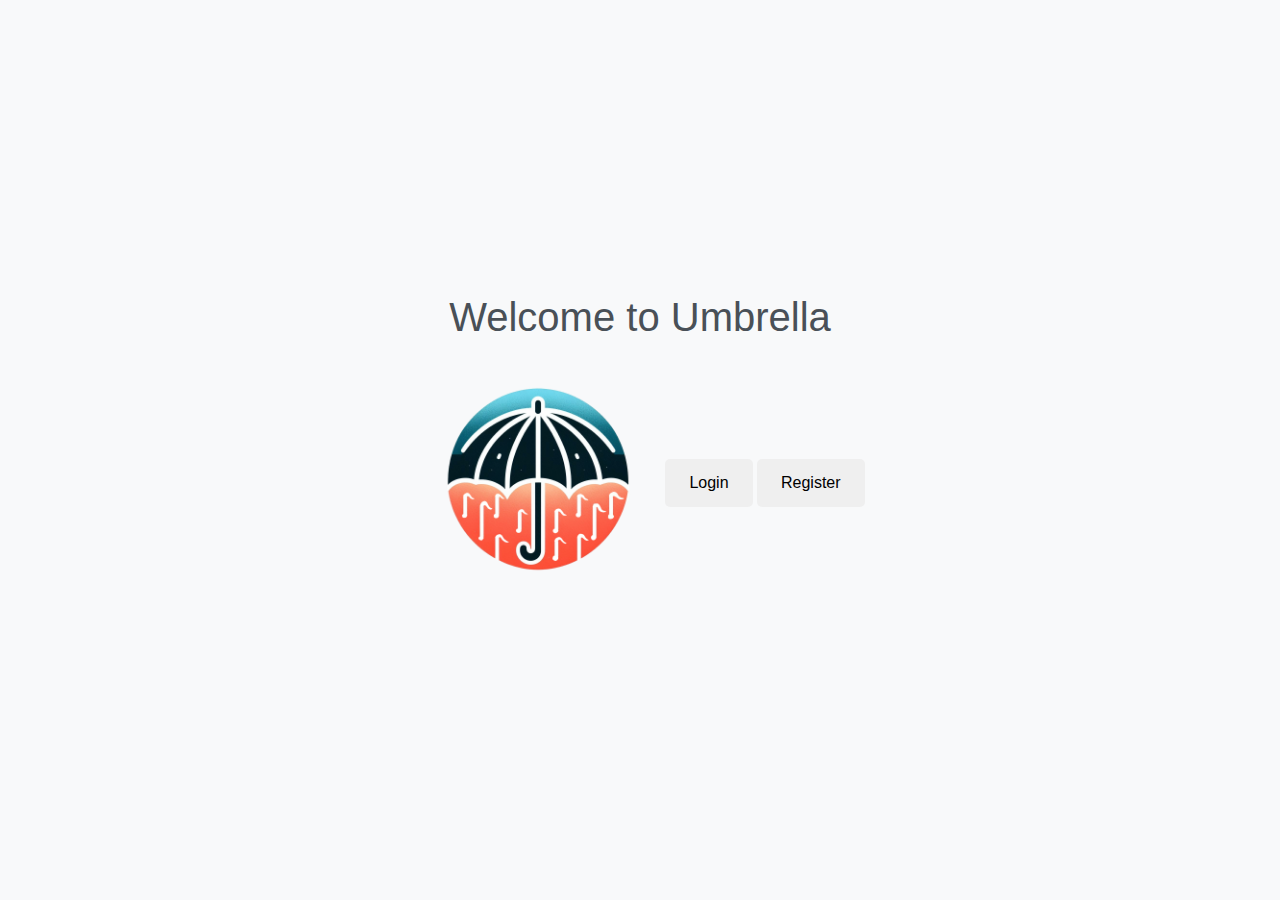
<file: index.html>
<!DOCTYPE html>
<html lang="en">
<head>
    <meta charset="UTF-8">
    <meta name="viewport" content="width=device-width, initial-scale=1.0">
    <title>Welcome to Umbrella - Concerts Platform</title>
    <link rel="stylesheet" href="styles/styles.css">
    <link rel="icon" href="static/umbrella.png" type="image/png">
</head>
<body class="centered-form">
    <div class="container-main">
        <h1>Welcome to Umbrella</h1>
        <img src="static/umbrella.png" alt="Umbrella Logo" class="img-fluid" width="20%">
        <button onclick="location.href='html/login.html'">Login</button>
        <button onclick="location.href='html/register.html'">Register</button>
    </div>

    <script src="javascript/utilities.js"></script>
</body>
</html>
</file>
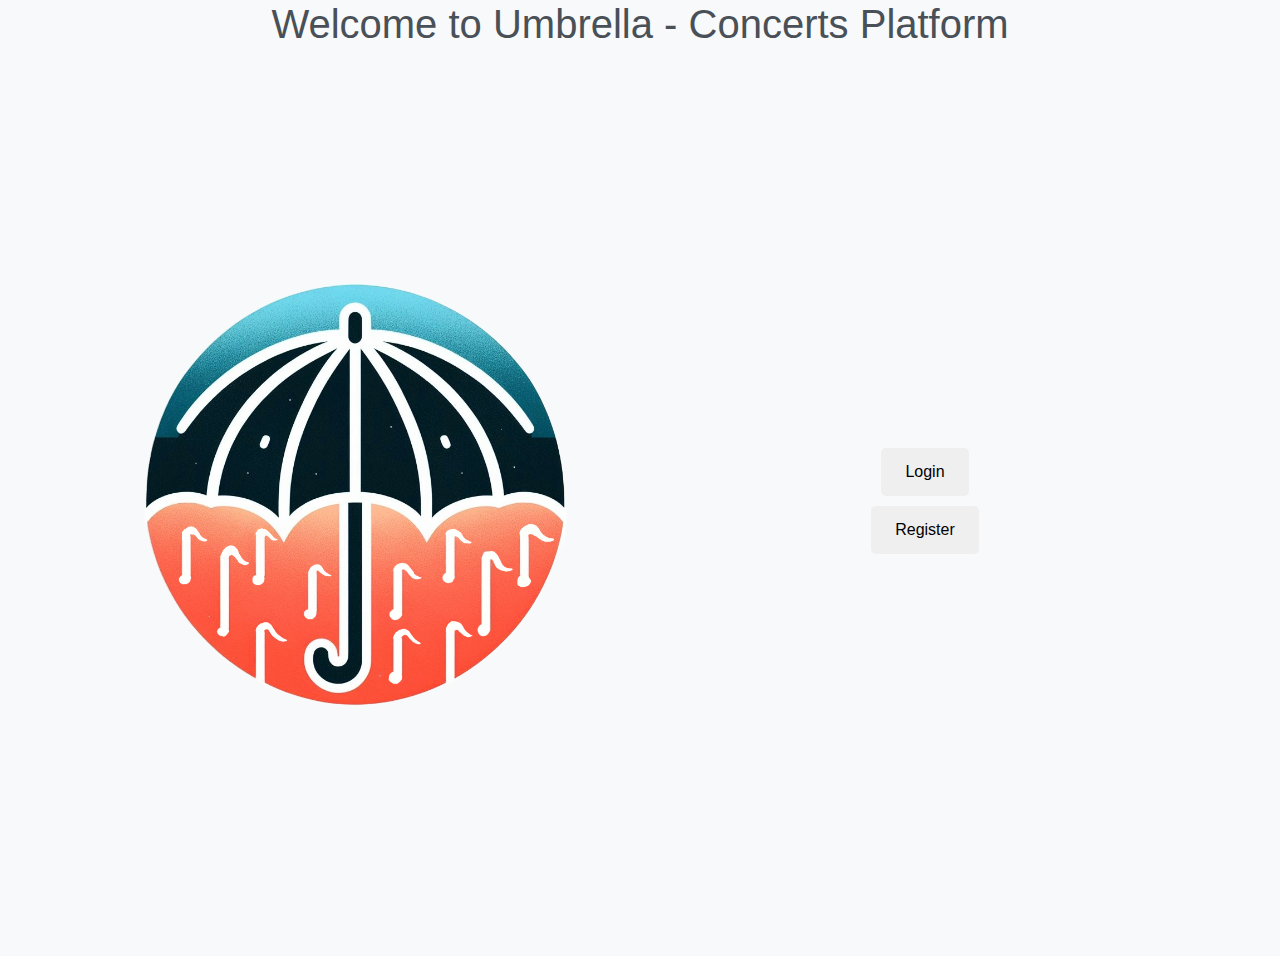
<file: html/index.html>
<!DOCTYPE html>
<html lang="en">
<head>
    <meta charset="UTF-8">
    <meta name="viewport" content="width=device-width, initial-scale=1.0">
    <title>Welcome to Umbrella - Concerts Platform</title>
    <link rel="stylesheet" href="../styles/welcome.css">
    <link rel="stylesheet" href="../styles/styles.css">
    <!-- Add any additional stylesheets or head content as needed -->
</head>
<body>
    <div class="container">
        <h1>Welcome to Umbrella - Concerts Platform</h1>
        <div class="row">
            <div class="left-container">
                <img src="../static/umbrella.png" alt="Umbrella Logo" class="img-fluid">
            </div>
            <div class="right-container">
                <button onclick="location.href='login.html'">Login</button>
                <button onclick="location.href='register.html'">Register</button>
            </div>
        </div>
    </div>

    <script src="../javascript/utilities.js"></script>
    <!-- Add any additional scripts or closing tags as needed -->
</body>
</html>
</file>
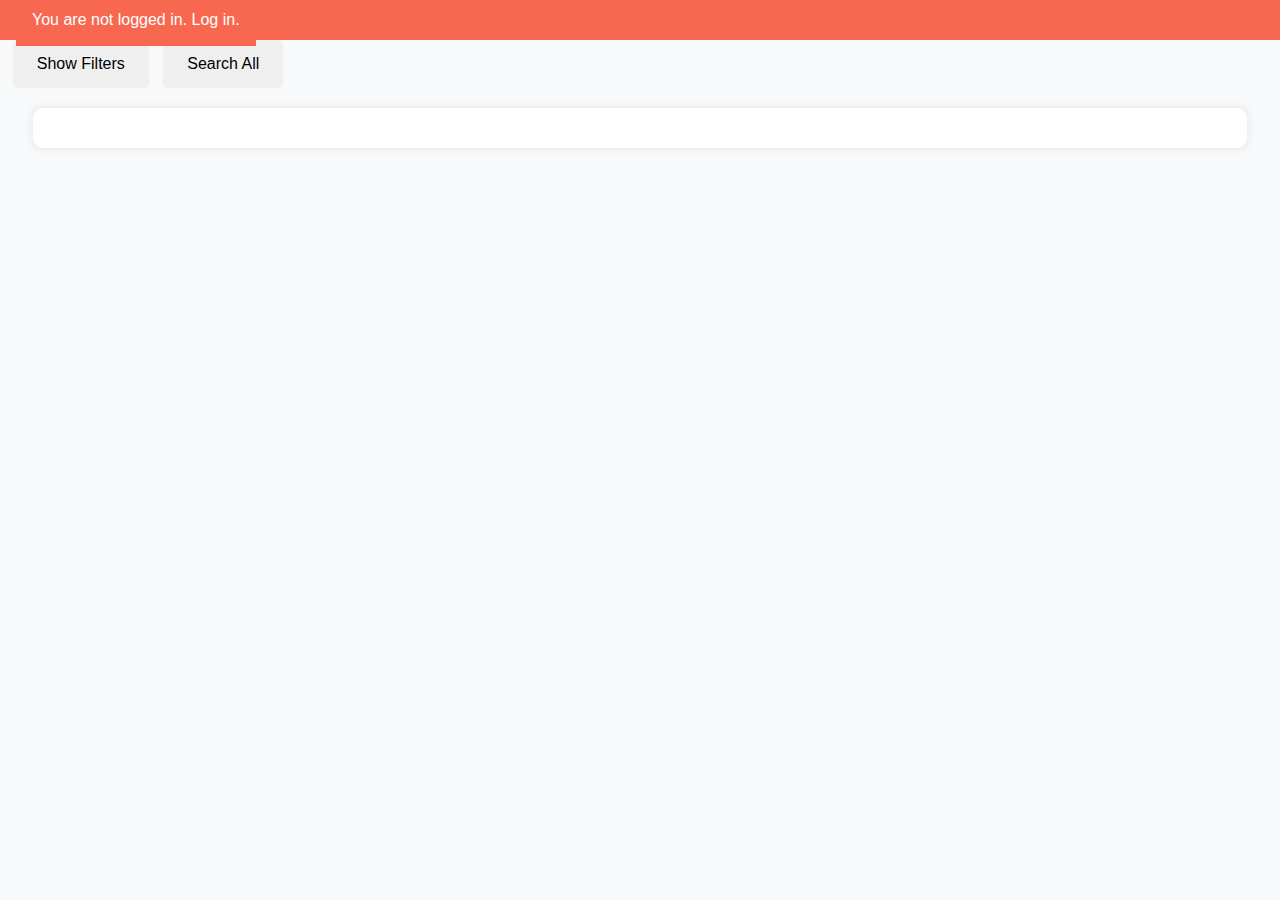
<file: html/addArtist.html>
<!DOCTYPE html>
<html lang="en">
<head>
    <meta charset="UTF-8">
    <meta name="viewport" content="width=device-width, initial-scale=1.0">
    <title>Umbrella - Concerts</title>
    <link rel="stylesheet" href="../styles/styles.css">
    <link rel="icon" href="..\static\umbrella.png" type="image/png"> 
    <script src="https://code.jquery.com/jquery-3.6.0.min.js"></script>
</head>
<body>
    <div class="navbar"></div>
    <div class="container-main">
    <div id="filters"> <h3>Filters</h3>
        <form id="filterForm">

            <label for="title">Title:</label>
            <input type="text" id="title" name="title">
            <br>

            <label for="artist">Artist:</label>
            <input type="text" id="artist" name="artist">
            <br>

            <label for="minMaxCapacity">Minimum Max Capacity:</label>
            <input type="number" id="minMaxCapacity" name="min_max_capacity">
            <label for="maxMaxCapacity">Maximum Max Capacity:</label>
            <input type="number" id="maxMaxCapacity" name="max_max_capacity">
            <br>
    
            <label for="isOutdoors">Only Outdoors:</label>
            <input type="checkbox" id="isOutdoors" name="is_outdoors">
            <br>
    
            <label for="minDatetime">Minimum Datetime:</label>
            <input type="datetime-local" id="minDatetime" name="min_datetime">
            <label for="maxDatetime">Maximum Datetime:</label>
            <input type="datetime-local" id="maxDatetime" name="max_datetime">
            <br>
    
            <label for="country">Country:</label>
            <input type="text" id="country" name="country">
            <label for="city">City:</label>
            <input type="text" id="city" name="city">
            <br>
    
            <label for="minOriginalPrice">Minimum Original Price:</label>
            <input type="number" id="minOriginalPrice" name="min_original_price">
            <label for="maxOriginalPrice">Maximum Original Price:</label>
            <input type="number" id="maxOriginalPrice" name="max_original_price">
            <br>
    
            <label for="minDiscount">Minimum Discount:</label>
            <input type="number" id="minDiscount" name="min_discount">
            <label for="maxDiscount">Maximum Discount:</label>
            <input type="number" id="maxDiscount" name="max_discount">
            <br>
    
            <label for="minPrice">Minimum Price:</label>
            <input type="number" id="minPrice" name="min_price">
            <label for="maxPrice">Maximum Price:</label>
            <input type="number" id="maxPrice" name="max_price">
            <br>
    
            <input type="submit" value="Search by filters" name="submit">
        </form>
    </div>

    <div id="buttons">
    <button id="toggleFilter"> View Filters </button>
    <button id="searchAll"> Search All</button>

    </div>
    
    <div id="concertsContainer"></div>

    <script src="../javascript/utilities.js"></script>
    <script src="../javascript/nav.js"></script>
    <script src="../javascript/addArtist.js"></script>
</div>
</body>
</html>
</file>
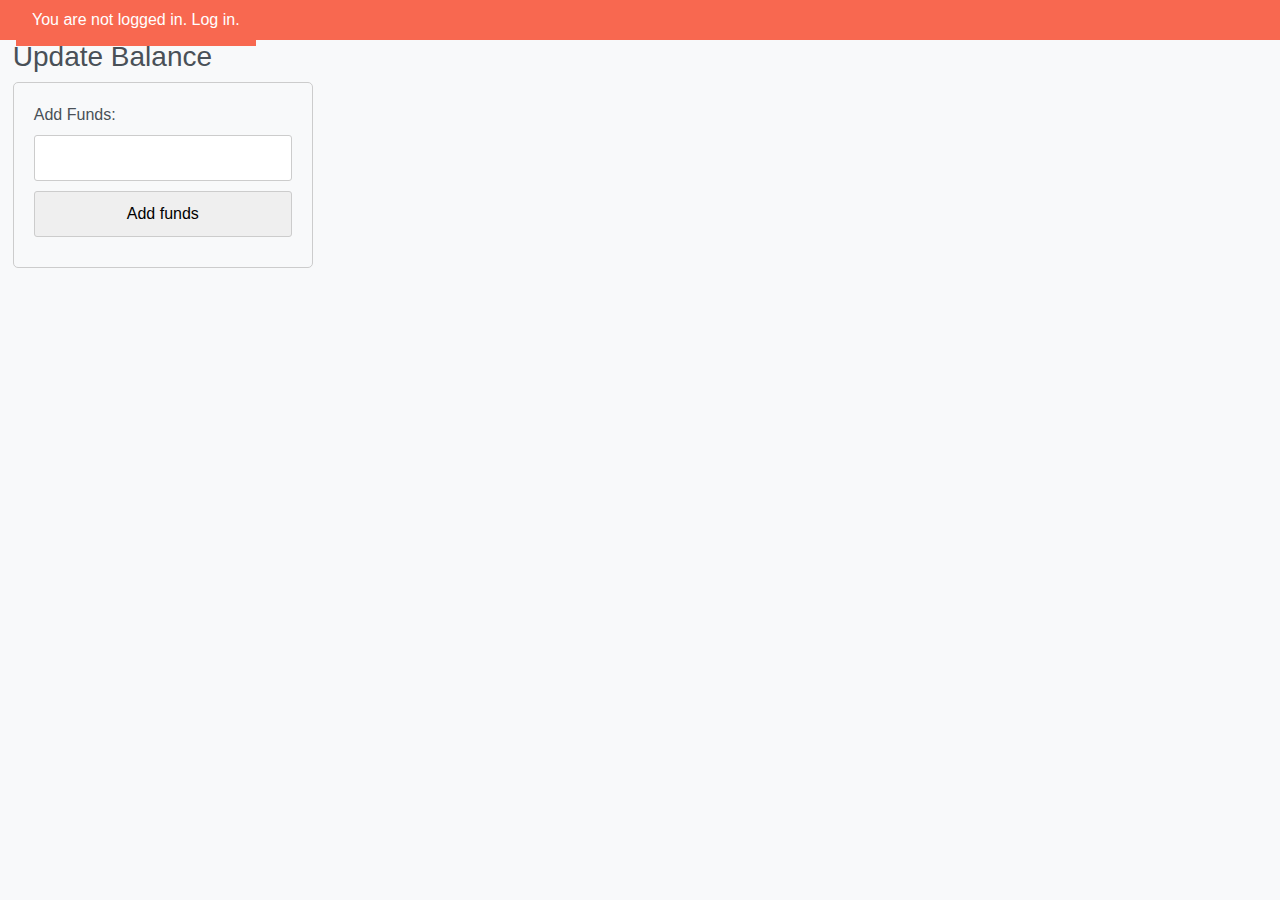
<file: html/addBalance.html>
<!DOCTYPE html>
<html lang="en">
<head>
    <meta charset="UTF-8">
    <meta name="viewport" content="width=device-width, initial-scale=1.0">
    <title>Umbrella - Concerts</title>
    <link rel="stylesheet" href="../styles/styles.css">
    <link rel="icon" href="..\static\umbrella.png" type="image/png"> 
    <script src="https://code.jquery.com/jquery-3.6.0.min.js"></script>
</head>
<body>
    <div class="navbar"></div>
    <div class="container-main">

    <h3>Update Balance</h3>

    <h4 id="currentBalance"></h4>

    <div id="form"> 
        <form id="balanceForm">
            <label for="addBalance">Add Funds:</label>
            <input type="number" id="addBalance" name="addBalance">
            <input type="submit" value="Add funds" name="submit">
        </form>
    </div>


    <script src="../javascript/utilities.js"></script>
    <script src="../javascript/nav.js"></script>
    <script src="../javascript/addBalance.js"></script>
</div>
</body>
</html>
</file>
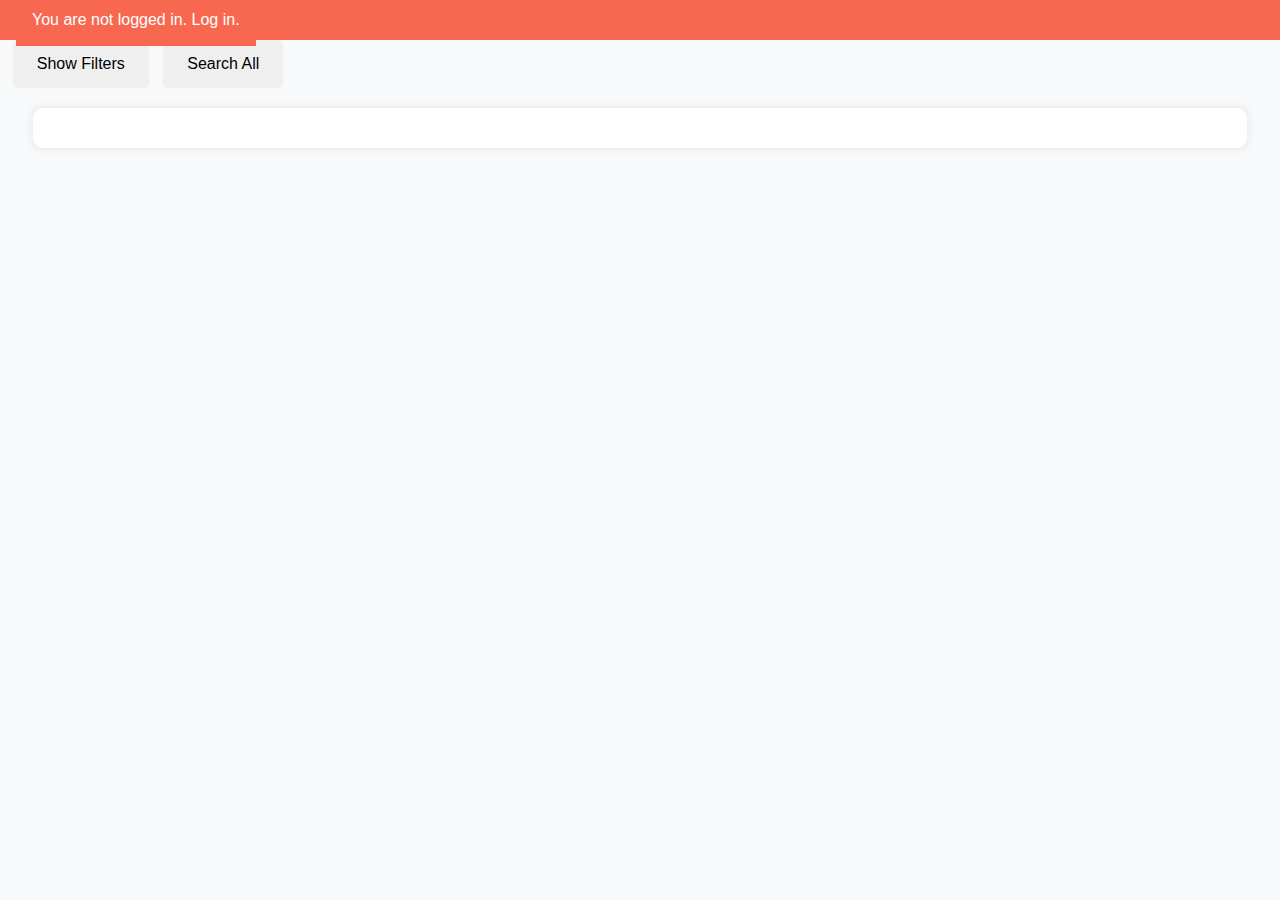
<file: html/artists.html>
<!DOCTYPE html>
<html lang="en">
<head>
    <meta charset="UTF-8">
    <meta name="viewport" content="width=device-width, initial-scale=1.0">
    <title>Umbrella - Artists</title>
    <link rel="stylesheet" href="../styles/styles.css">
    <link rel="icon" href="..\static\umbrella.png" type="image/png"> 
    <script src="https://code.jquery.com/jquery-3.6.0.min.js"></script>
</head>
<body>
    <div class="navbar">    
    </div>
    
    <div class="container-main">
    <div id="filters">
        <h3>Filters</h3>
        <form id="filterForm">
            <label for="country">Country:</label>
            <input type="text" id="country" name="country" placeholder="Enter country">

            <label for="name">Name:</label>
            <input type="text" id="name" name="name" placeholder="Enter name">
    
            <input type="submit" value="Apply Filters" name="submit">
        </form>
    </div>

    <div id="buttons">
        <button id="toggleFilter"> View Filters </button>
        <button id="searchAll"> Search All</button>
    </div>

    <div id="artistsContainer">
    </div>

    <script src="../javascript/utilities.js"></script>
    <script src="../javascript/nav.js"></script>
    <script src="../javascript/artists.js"></script>
    </div>
</body>
</html>
</file>
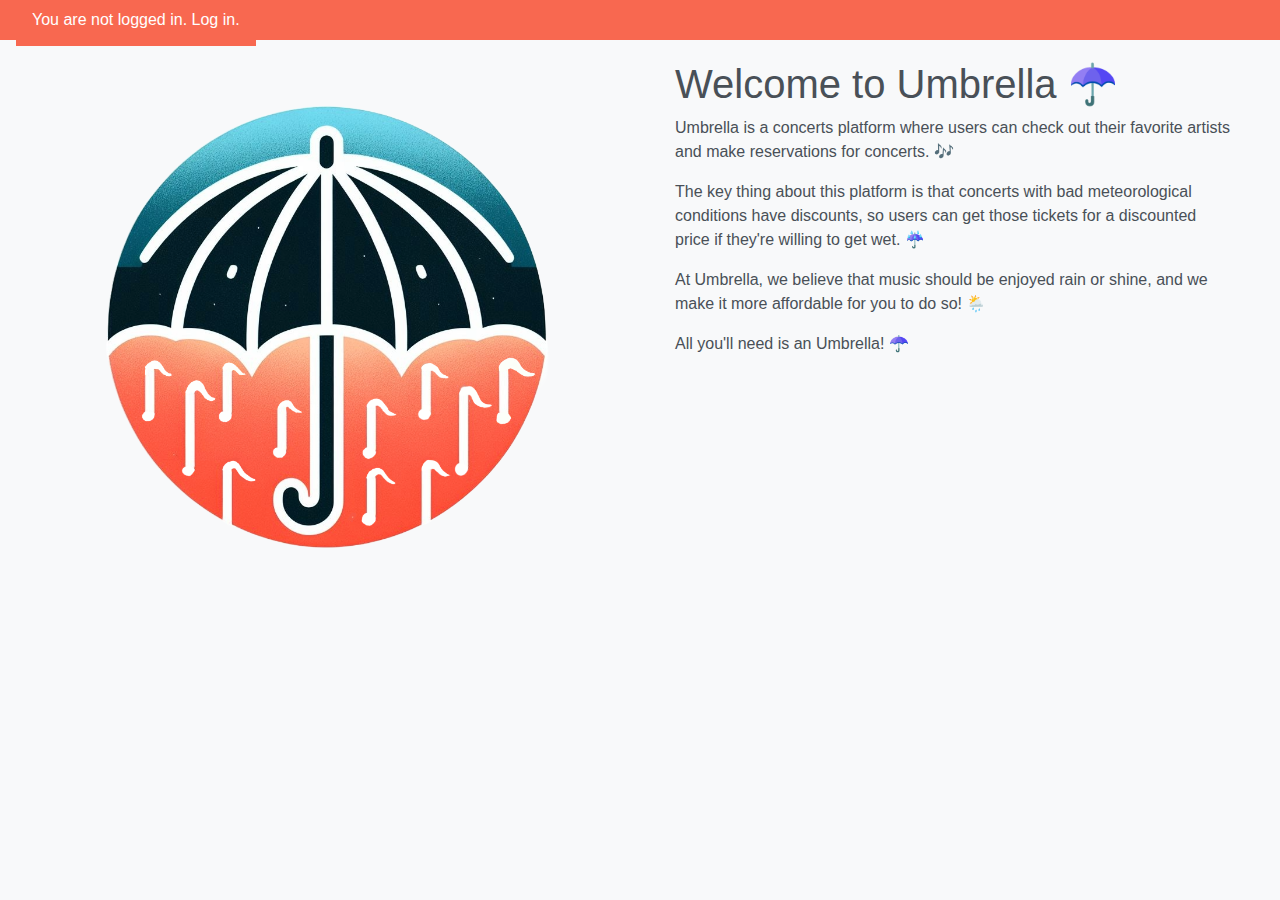
<file: html/home.html>
<!DOCTYPE html>
<html lang="en">

<head>
    <meta charset="UTF-8">
    <meta name="viewport" content="width=device-width, initial-scale=1.0">
    <title>Umbrella - Concerts Platform</title>
    <link rel="stylesheet" href="https://stackpath.bootstrapcdn.com/bootstrap/4.5.2/css/bootstrap.min.css">
    <link rel="stylesheet" href="../styles/styles.css">
    <link rel="icon" href="..\static\umbrella.png" type="image/png">
</head>

<body>
    <div class="navbar"></div>
    <div class="container-fluid">
        <div class="container-main">
            <div class="row">
                <div class="col-md-6">
                    <img src="../static/umbrella.png" alt="Umbrella Logo" class="img-fluid">
                </div>
                <div class="col-md-6">
                    <div class="text-content">
                        <h1>Welcome to Umbrella ☂️</h1>
                        <p>Umbrella is a concerts platform where users can check out their favorite artists and make
                            reservations for concerts. 🎶</p>
                        <p>The key thing about this platform is that concerts with bad meteorological conditions have
                            discounts, so users can get those tickets for a discounted price if they're willing to get
                            wet. ☔</p>
                        <p>At Umbrella, we believe that music should be enjoyed rain or shine, and we make it more
                            affordable for you to do so! 🌦️</p>
                        <p>All you'll need is an Umbrella! ☂️</p>
                    </div>
                </div>
            </div>
        </div>

        <script src="../javascript/utilities.js"></script>
        <script src="../javascript/nav.js"></script>
    </div>
</body>

</html>
</file>
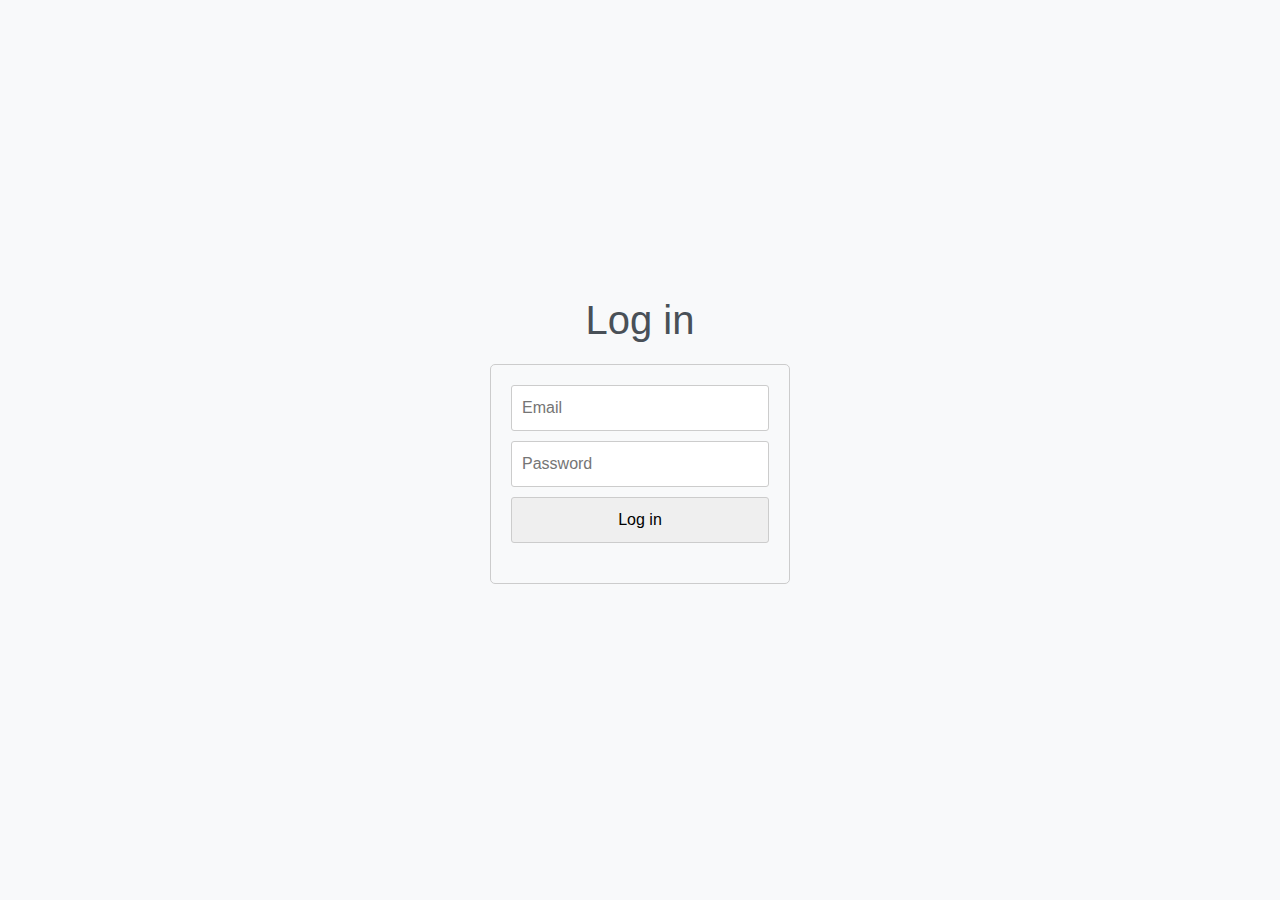
<file: html/login.html>
<!DOCTYPE html>
<html lang="en">
<head>
    <meta charset="UTF-8">
    <meta name="viewport" content="width=device-width, initial-scale=1.0">
    <script src="https://code.jquery.com/jquery-3.6.0.min.js"></script>
    <link rel="stylesheet" href="../styles/styles.css">
    <link rel="icon" href="..\static\umbrella.png" type="image/png">
    <title>Log in</title>
</head>
<body class="centered-form"> <!-- Apply the new class to the body element -->
    <div class="container-main">
        <h1>Log in</h1>
        <form id="loginForm">
            <input type="email" id="email" placeholder="Email">
            <input type="password" id="password" placeholder="Password">
            <button type="submit">Log in</button>
            <div id="errorContainer"></div> <!-- Error container -->
        </form>
    </div>
    <script src="../javascript/login.js"></script>
</body>
</html>
</file>
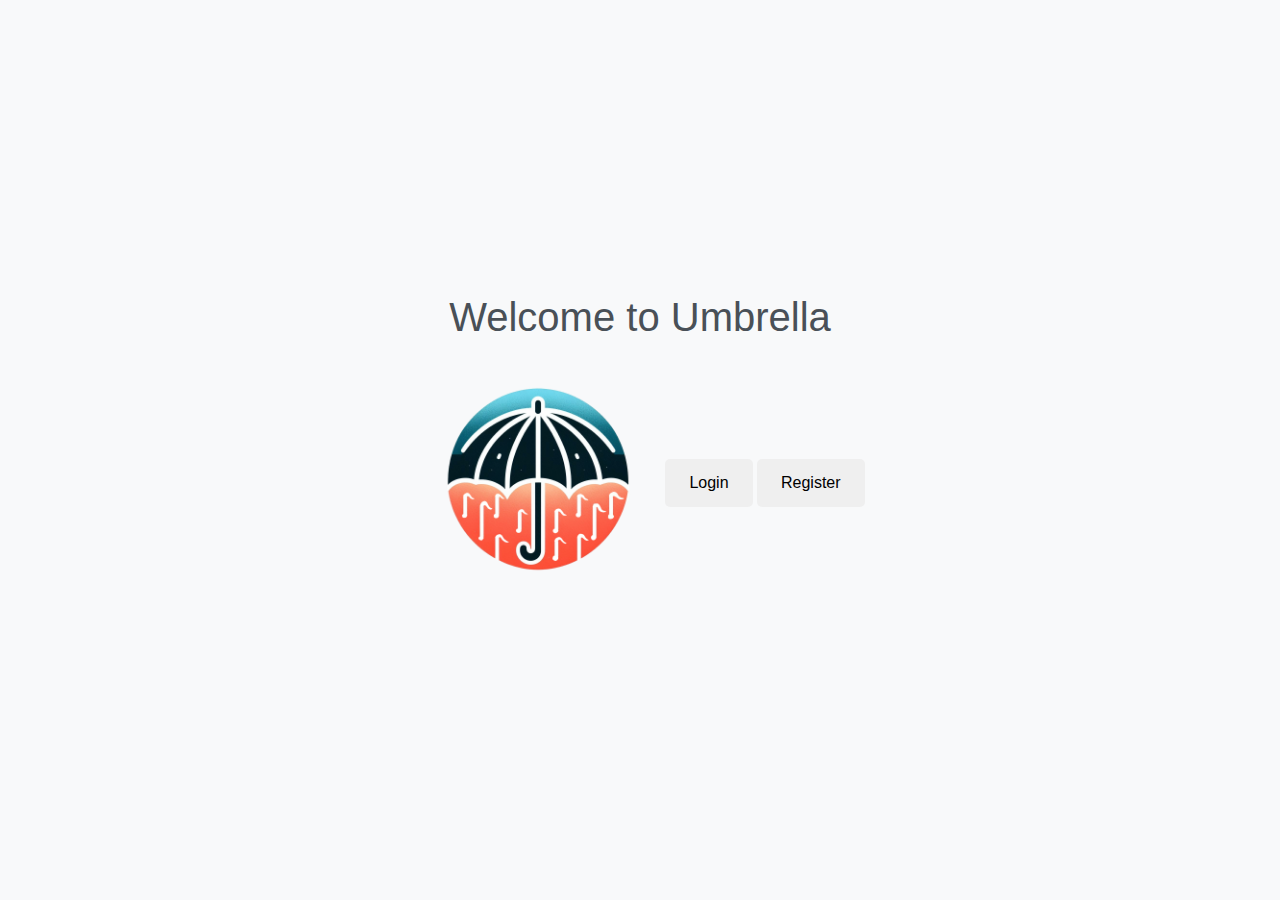
<file: html/logout.html>
<!DOCTYPE html>
<html lang="en">
<head>
    <meta charset="UTF-8">
    <meta name="viewport" content="width=device-width, initial-scale=1.0">
    <title>Umbrella - Concerts Platform</title>
    <link rel="stylesheet" href="../styles/styles.css">
    <link rel="icon" href="..\static\umbrella.png" type="image/png"> 
</head>
<body>
    <div id="message">

    </div>
    <script src="../javascript/logout.js"></script>
</body>
</html>
</file>
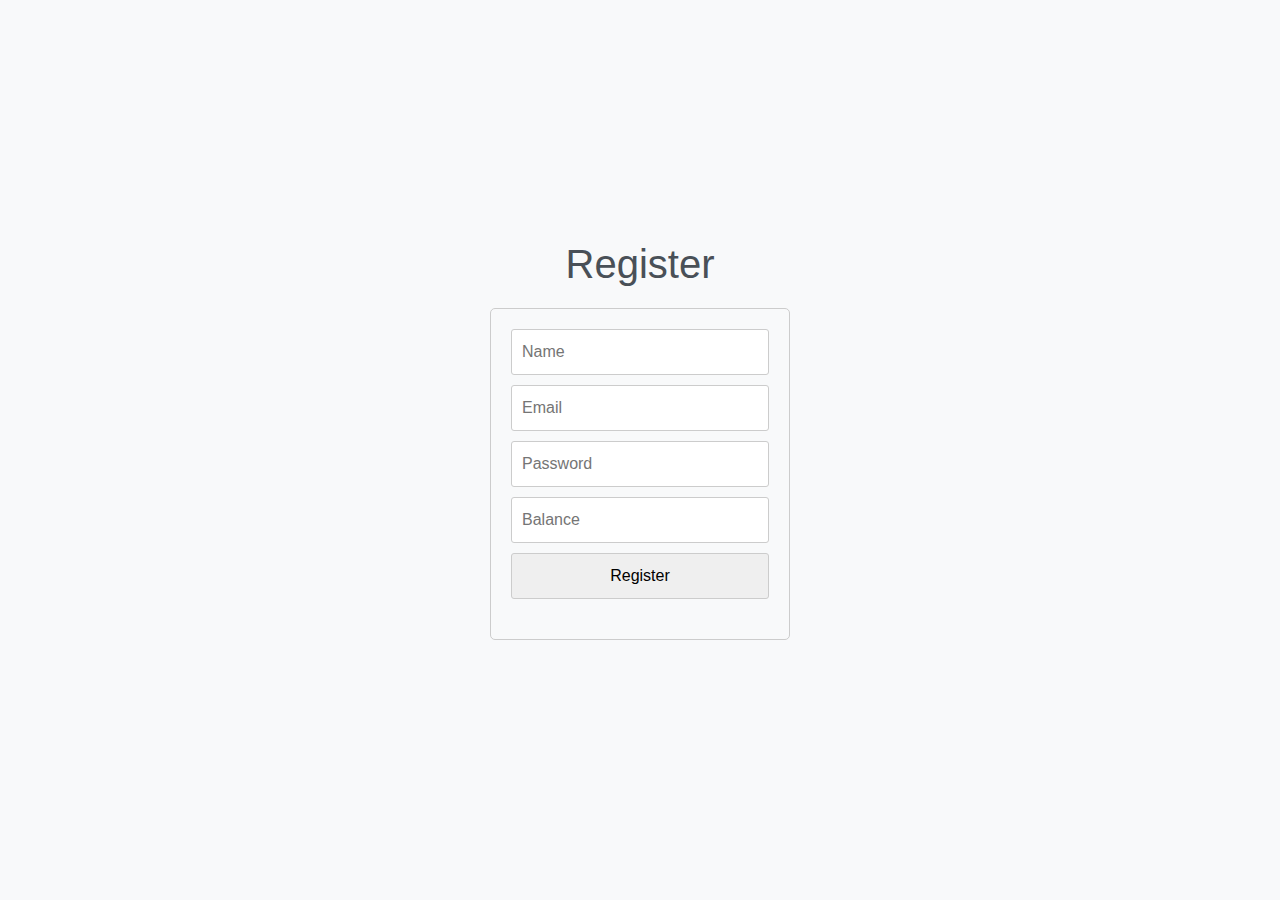
<file: html/register.html>
<!DOCTYPE html>
<html lang="en">
<head>
    <meta charset="UTF-8">
    <meta name="viewport" content="width=device-width, initial-scale=1.0">
    <script src="https://code.jquery.com/jquery-3.6.0.min.js"></script>
    <link rel="stylesheet" href="../styles/styles.css">
    <link rel="icon" href="..\static\umbrella.png" type="image/png">
    <title>Register</title>
</head>
<body class="centered-form"> <!-- Apply the centered-form class to the body -->
    <div class="container-main">
        <h1>Register</h1>
        <form id="registerForm">
            <input type="text" id="name" placeholder="Name">
            <input type="email" id="email" placeholder="Email">
            <input type="password" id="password" placeholder="Password">
            <input type="number" id="balance" placeholder="Balance">
            <button type="submit">Register</button>
            <div id="errorContainer"></div> <!-- Error container -->
        </form>
    </div>

    <script src="../javascript/register.js"></script>
</body>
</html>
</file>
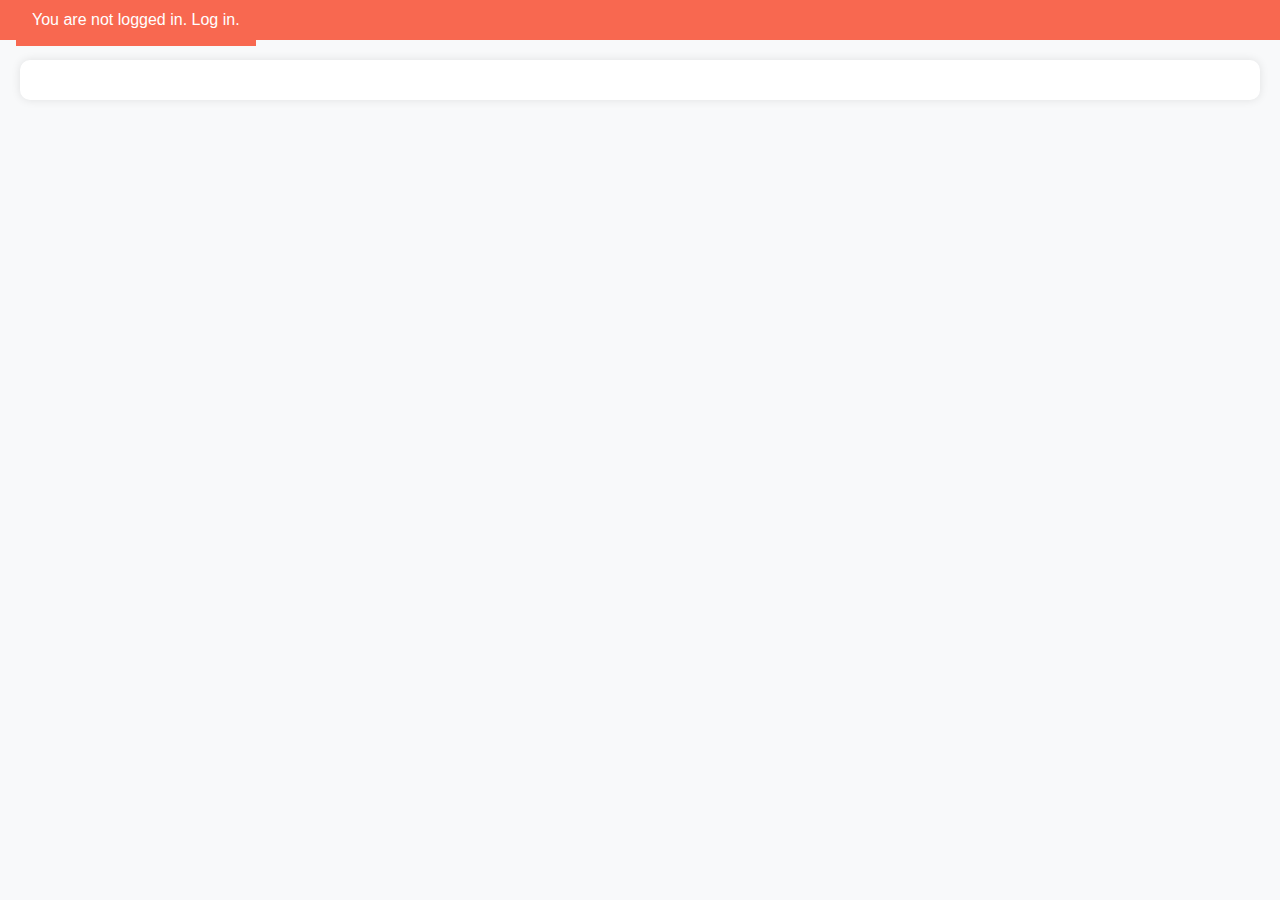
<file: html/tickets.html>
<!DOCTYPE html>
<html lang="en">
<head>
    <meta charset="UTF-8">
    <meta name="viewport" content="width=device-width, initial-scale=1.0">
    <title>Umbrella - Concerts Platform</title>
    <link rel="stylesheet" href="../styles/styles.css">
    <link rel="icon" href="..\static\umbrella.png" type="image/png"> 
</head>
<body>
    <div class="navbar">
    </div>
    <script src="../javascript/nav.js"></script>
    <div id="concertsContainer"></div>
    <script src="../javascript/tickets.js"></script>
    <script src="../javascript/utilities.js"></script>
</body>
</html>
</file>
<file: styles/welcome.css>
/* Ensure .row takes the full height and splits the children */
.row {
    display: flex;
    height: 100vh; /* Ensure full height of the viewport */
}

/* Ensure .left-container takes 50% width and centers its content */
.left-container, .right-container {
    flex: 1; /* Make each container take up equal space */
    display: flex;
    justify-content: center; /* Center items horizontally */
    align-items: center; /* Center items vertically */
}

/* Center the text horizontally and add upper margin */
h1 {
    text-align: center;
    margin-top: 100px; /* Add more upper margin */
}

/* Center the buttons and add separation */
.right-container {
    flex-direction: column; /* Align items vertically */
}

.right-container button {
    margin-bottom: 10px; /* Add space between buttons */
}

/* Adjust max-width for the logo image */
.logo-container {
    text-align: center; /* Center the image horizontally */
}

.logo-container img {
    max-width: 50%; /* Set the max-width to 50% */
    height: auto;
}
</file>
<file: styles/styles.css>
/* Import Bootstrap CSS */
@import url('https://stackpath.bootstrapcdn.com/bootstrap/4.5.2/css/bootstrap.min.css');

/* Custom Styles */

/* Body Styles */
body {
    background-color: #f8f9fa; /* Light gray background */
    color: #495057; /* Text color */
}

.navbar {
    background-color: #F86850;
    display: flex;
    justify-content: space-between;
    align-items: center;
    color: white; /* Set text color to white */
}

.right {
    display: flex;
    align-items: center;
}

.disabled-link {
    pointer-events: none;
    color: #868e96; /* Set color for disabled link */
    text-decoration: none;
}

.hello-text {
    margin-right: 10px; /* Adjust margin as needed */
    justify-items: auto;
}

.navbar a {
    color: white;
    padding: 18px 16px; /* Adjusted padding for equal height */
    text-decoration: none;
    background-color: #F86850;
    transition: background-color 0.3s ease;
}

.navbar a.right {
    margin-left: auto;
}

.navbar a.active {
    background-color: #E6513B;
}

/* Add more styles as needed */
.navbar a:hover {
    background-color: #E6513B;
}

/* Style the "Home" button to indicate the current section */
.active {
    background-color: #F86850; /* Active section color */
}


.container-main {
    margin-left: 1%; /* Add a margin to the left of the main container */
    margin-right: 1%; /* Add a margin to the right of the main container */
}

/* Centered Form Styles */
.centered-form {
    display: flex;
    text-align: center;
    justify-content: center;
    align-items: center;
    height: 100vh; /* Make the container full height of the viewport */
}

.container-main > h1 {
    margin-bottom: 20px; /* Apply a margin of 20px between <h1> and the form below it */
}

.button-container {
    display: flex;
    flex-direction: column;
    align-items: flex-start; /* Align buttons to the left */
    gap: 10px; /* Space between buttons */
}

form {
    width: 300px; /* Set a fixed width for the form */
    padding: 20px;
    border: 1px solid #ccc; /* Add a border for visualization */
    border-radius: 5px;
}

form input, form button {
    width: 100%;
    margin-bottom: 10px;
    padding: 10px;
    border-radius: 3px;
    border: 1px solid #ccc;
}

#errorContainer {
    color: red;
    margin-top: 10px;
}

/* Filter Section Styles */
#filters {
    margin: 20px;
    padding: 20px;
    background-color: #ffffff; /* White background */
    border-radius: 10px; /* Rounded corners */
    box-shadow: 0px 0px 10px rgba(0, 0, 0, 0.1); /* Add a subtle shadow */
}

form {
    margin-bottom: 20px;
}

label {
    margin-right: 10px;
    color: #495057; /* Label text color */
}

input,
checkbox {
    margin-bottom: 10px;
}

/* Buttons Styles */
#toggleFilter,
#searchAll {
    margin-right: 10px;
}

button {
    padding: 12px 24px;
    border: none;
    border-radius: 5px; /* Rounded corners */
    cursor: pointer;
    transition: background-color 0.3s ease; /* Smooth transition on hover */
}

button:hover {
    background-color: #E6513B; /* Button background color on hover */
}

/* Container Styles */
#concertsContainer, #artistsContainer {
    margin: 20px;
    padding: 20px;
    background-color: #ffffff; /* White background */
    border-radius: 10px; /* Rounded corners */
    box-shadow: 0px 0px 10px rgba(0, 0, 0, 0.1); /* Add a subtle shadow */
}

/* Map Styles */
#map {
    height: 1000px; /* Default height for larger screens */
}

/* Responsive Styling */
@media (max-width: 576px) {
    .navbar a.right {
        float: none;
    }

    .navbar a {
        float: none;
        text-align: center;
    }

    #filters,
    #buttons,
    #concertsContainer,
    #artistsContainer {
        margin: 10px;
    }

    form {
        margin-bottom: 10px;
    }

    label {
        margin-right: 5px;
    }

    #toggleFilter,
    #searchAll {
        margin-right: 5px;
    }

    button {
        padding: 8px 16px;
    }

    .concert, .artist {
        padding: 15px;
    }

    .concert button, .artist button {
        padding: 8px 16px;
    }

    /* Adjust the map height for smaller screens */
    #map {
        height: 200px;
    }
}

/* Concert and Artist Container Styles */
.concert, .artist {
    background-color: #ffffff; /* White background */
    border: 1px solid #dee2e6; /* Light gray border */
    border-radius: 10px; /* Rounded corners */
    margin-bottom: 20px;
    padding: 20px;
    box-shadow: 0px 0px 10px rgba(0, 0, 0, 0.1); /* Add a subtle shadow */
}

/* Concert and Artist Title Styles */
.concert h2, .artist h2 {
    color: #343a40; /* Dark text color */
}

/* Concert and Artist Information Styles */
.concert p, .artist p {
    margin-bottom: 10px;
}

/* Buy Tickets Button Styles */
.concert button, .artist button {
    border: none;
    border-radius: 5px; /* Rounded corners */
    cursor: pointer;
    transition: background-color 0.3s ease; /* Smooth transition on hover */
}

/* Add the following styles to your existing CSS file or update accordingly */

body {
    background-color: #f8f9fa;
    color: #495057;
}

.text-content {
    padding: 20px;
}

/* Add more styles as needed */


.concert button:hover, .artist button:hover {
    background-color: #E6513B; /* Button background color on hover */
}

/* No Concerts and No Artists Message Styles */
#concertsContainer p, #artistsContainer p {
    font-style: italic;
}

/* Set specific size for images on computer screens */
img {
    max-width: 40%; /* Set the maximum width to 100% */
    height: auto; /* Maintain the aspect ratio */
}
</file>
